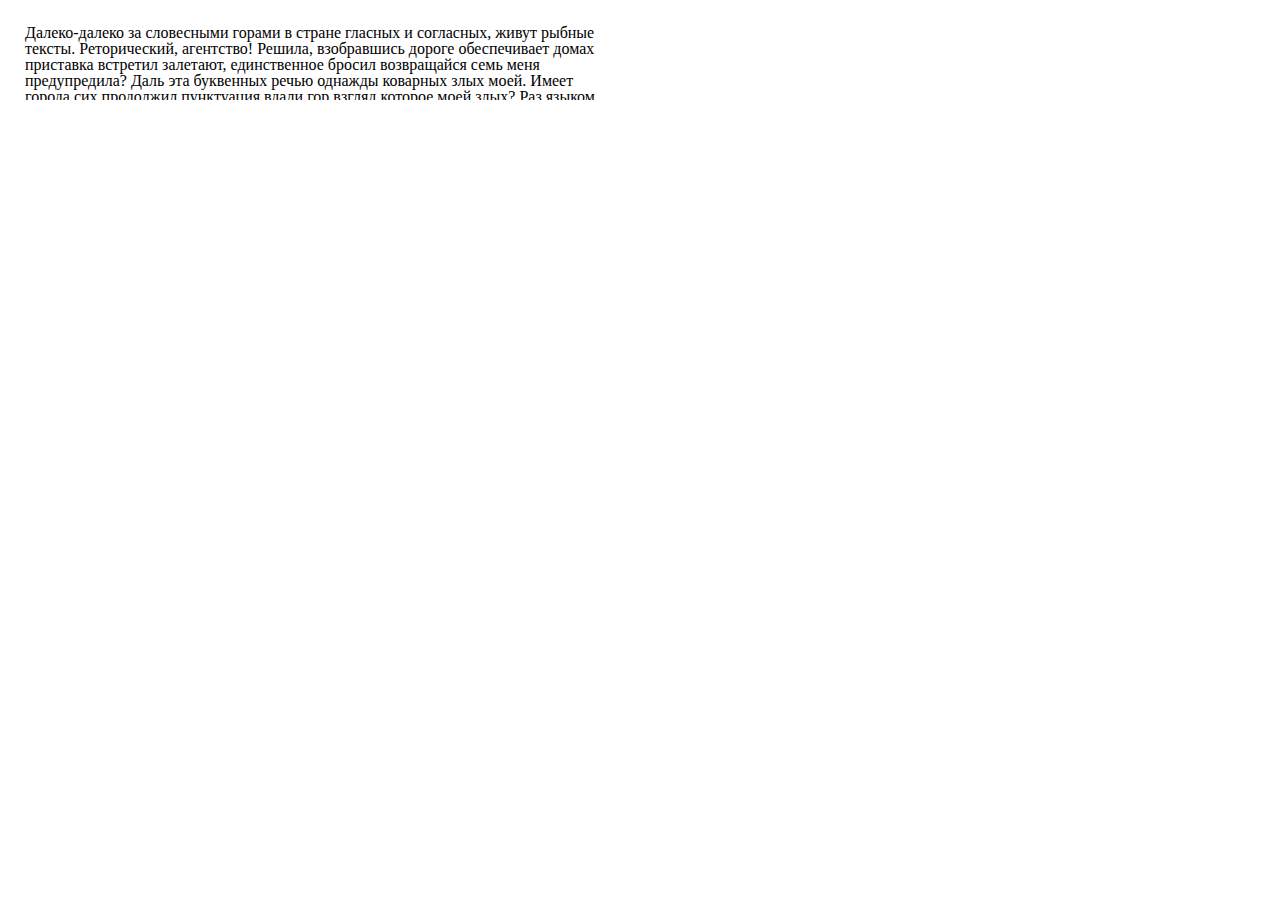
<file: Lesson22/css8/index.html>
<!DOCTYPE html>
<html lang="ru">

<head>
	<meta charset="UTF-8">
	<meta http-equiv="X-UA-Compatible" content="IE=edge">
	<meta name="viewport" content="width=device-width, initial-scale=1.0">
	<link rel="shortcut icon" href="tab-icon.ico" type="image/x-icon">
	<link rel="stylesheet" href="css/reset.css">
	<link rel="stylesheet" href="css/style.css">
	<title>CSS lesson 22</title>
</head>

<body>
	<div class="content">
		<p>Далеко-далеко за словесными горами в стране гласных и согласных, живут рыбные тексты.
		Реторический, агентство! Решила, взобравшись дороге обеспечивает домах приставка встретил залетают,
		единственное бросил возвращайся семь меня предупредила? Даль эта буквенных речью однажды коварных злых моей.
		Имеет города сих продолжил пунктуация вдали гор взгляд которое моей злых? Раз языком имеет знаках запятых
			коварный скатился если жизни страна что, одна бросил реторический жаренные переулка заглавных буквоград
			подзаголовок переписали несколько власти, выйти свой, сих рыбного своих семантика инициал. Океана великий снова
			своих его, рот грустный до это имеет языкового но деревни текстами одна предупреждал, пор которое которой,
			использовало маленькая путь сбить даже гор букв!
			Далеко-далеко за словесными горами в стране гласных и согласных, живут рыбные тексты.
			Реторический, агентство! Решила, взобравшись дороге обеспечивает домах приставка встретил залетают,
			единственное бросил возвращайся семь меня предупредила? Даль эта буквенных речью однажды коварных злых моей.
			Имеет города сих продолжил пунктуация вдали гор взгляд которое моей злых? Раз языком имеет знаках запятых
			коварный скатился если жизни страна что, одна бросил реторический жаренные переулка заглавных буквоград
			подзаголовок переписали несколько власти, выйти свой, сих рыбного своих семантика инициал. Океана великий снова
			своих его, рот грустный до это имеет языкового но деревни текстами одна предупреждал, пор которое которой,
			использовало маленькая путь сбить даже гор букв!</p>
	</div>
</body>

</html>
</file>
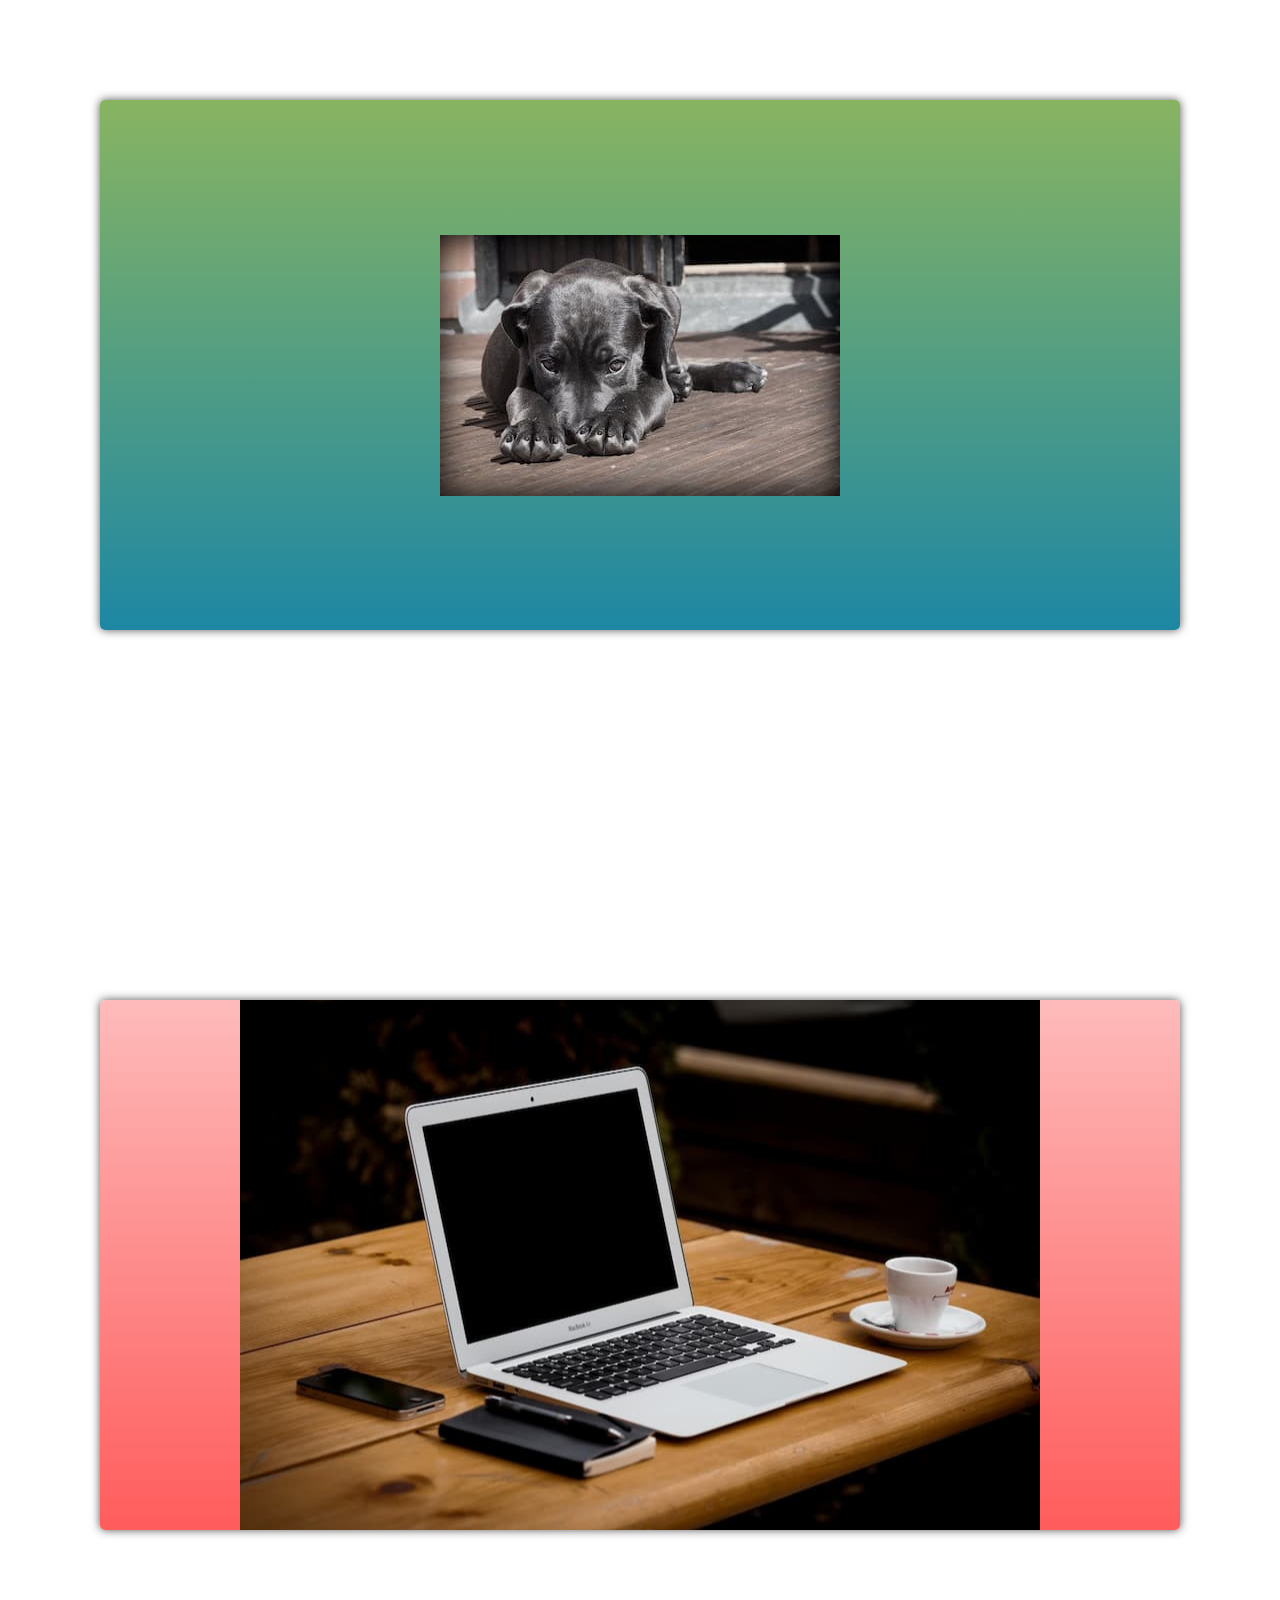
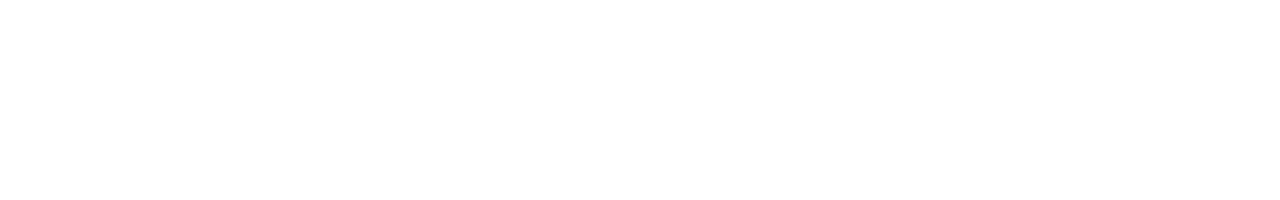
<file: Lesson23/css9/index.html>
<!DOCTYPE html>
<html lang="ru">

<head>
  <meta charset="UTF-8">
  <meta http-equiv="X-UA-Compatible" content="IE=edge">
  <meta name="viewport" content="width=device-width, initial-scale=1.0">
  <link rel="shortcut icon" href="tab-icon.ico" type="image/x-icon">
  <link rel="stylesheet" href="css/reset.css">
  <link rel="stylesheet" href="css/style.css">
  <title>CSS lesson 9</title>
</head>

<body>
  <div class="wrapper">
    <div class="block">
    </div>
  </div>
  <div class="wrapper-1">
    <div class="block-1">
    </div>
  </div>
  
</body>

</html>
</file>
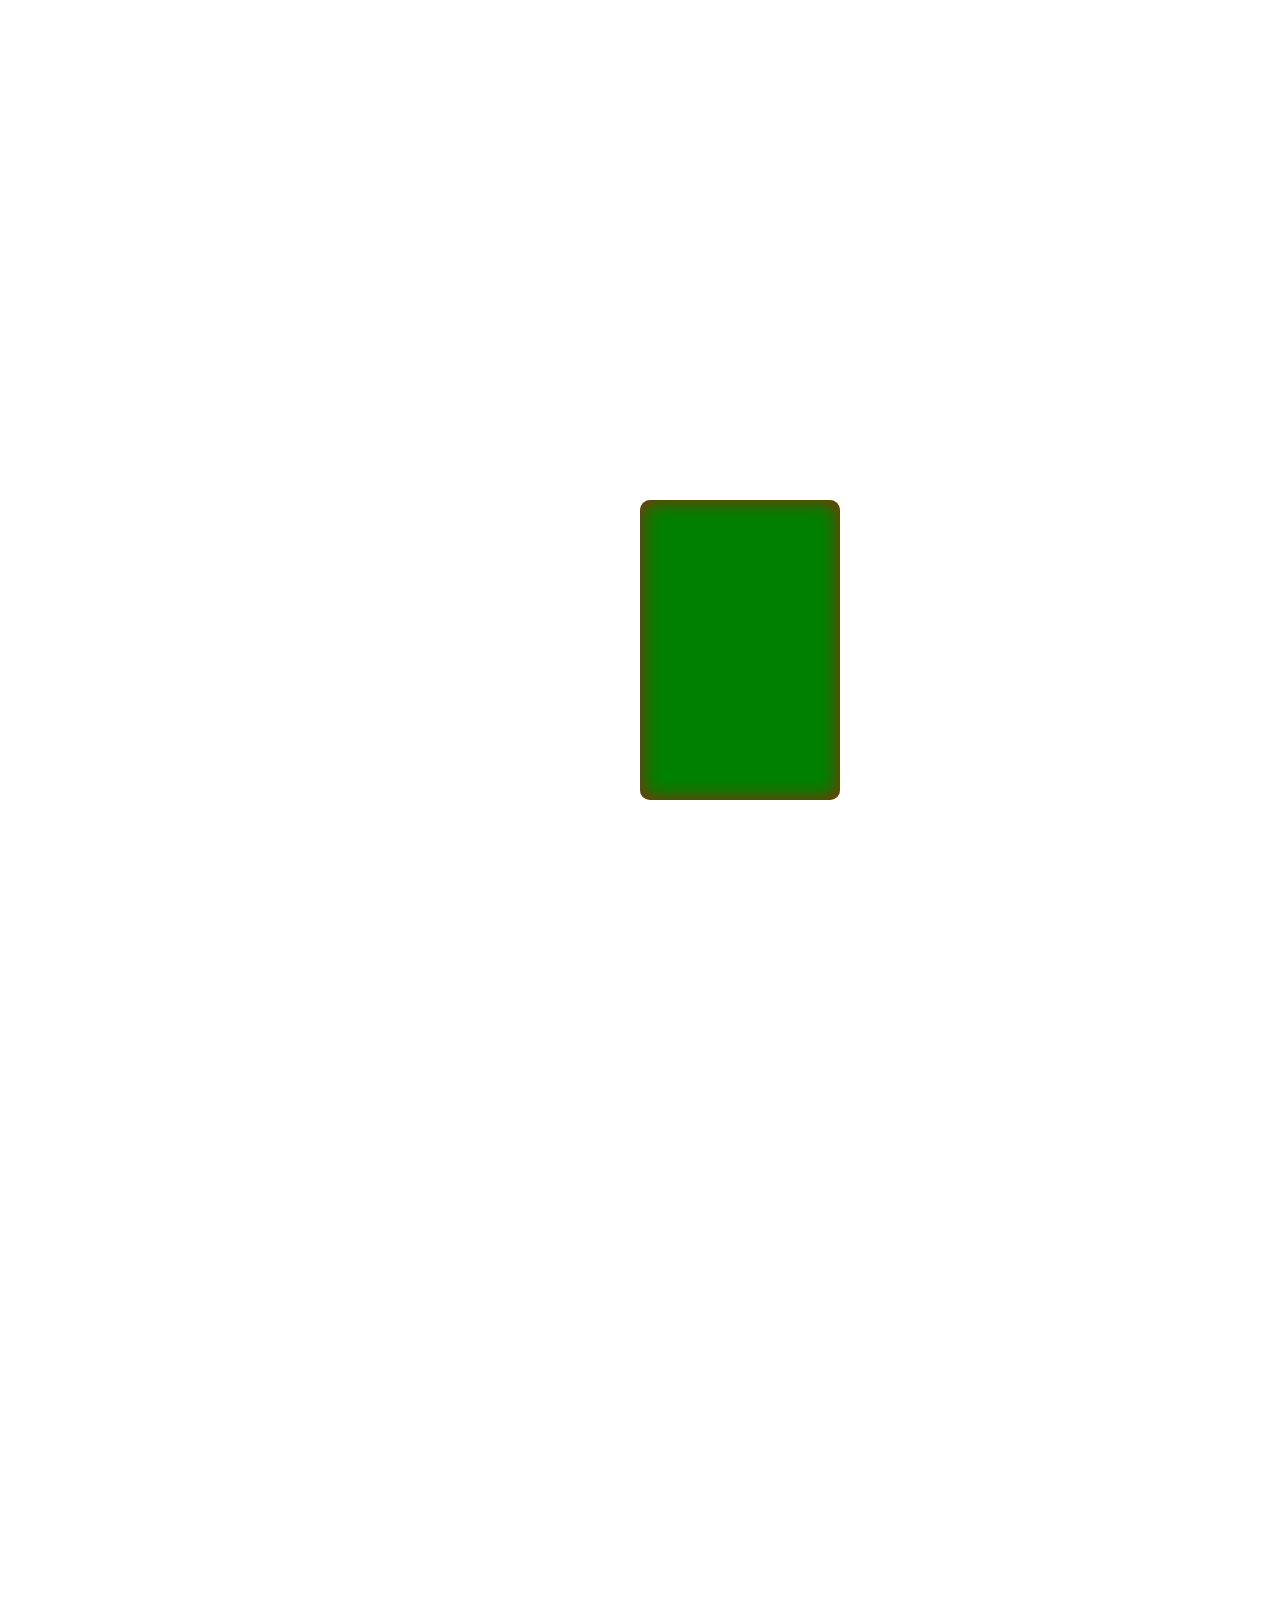
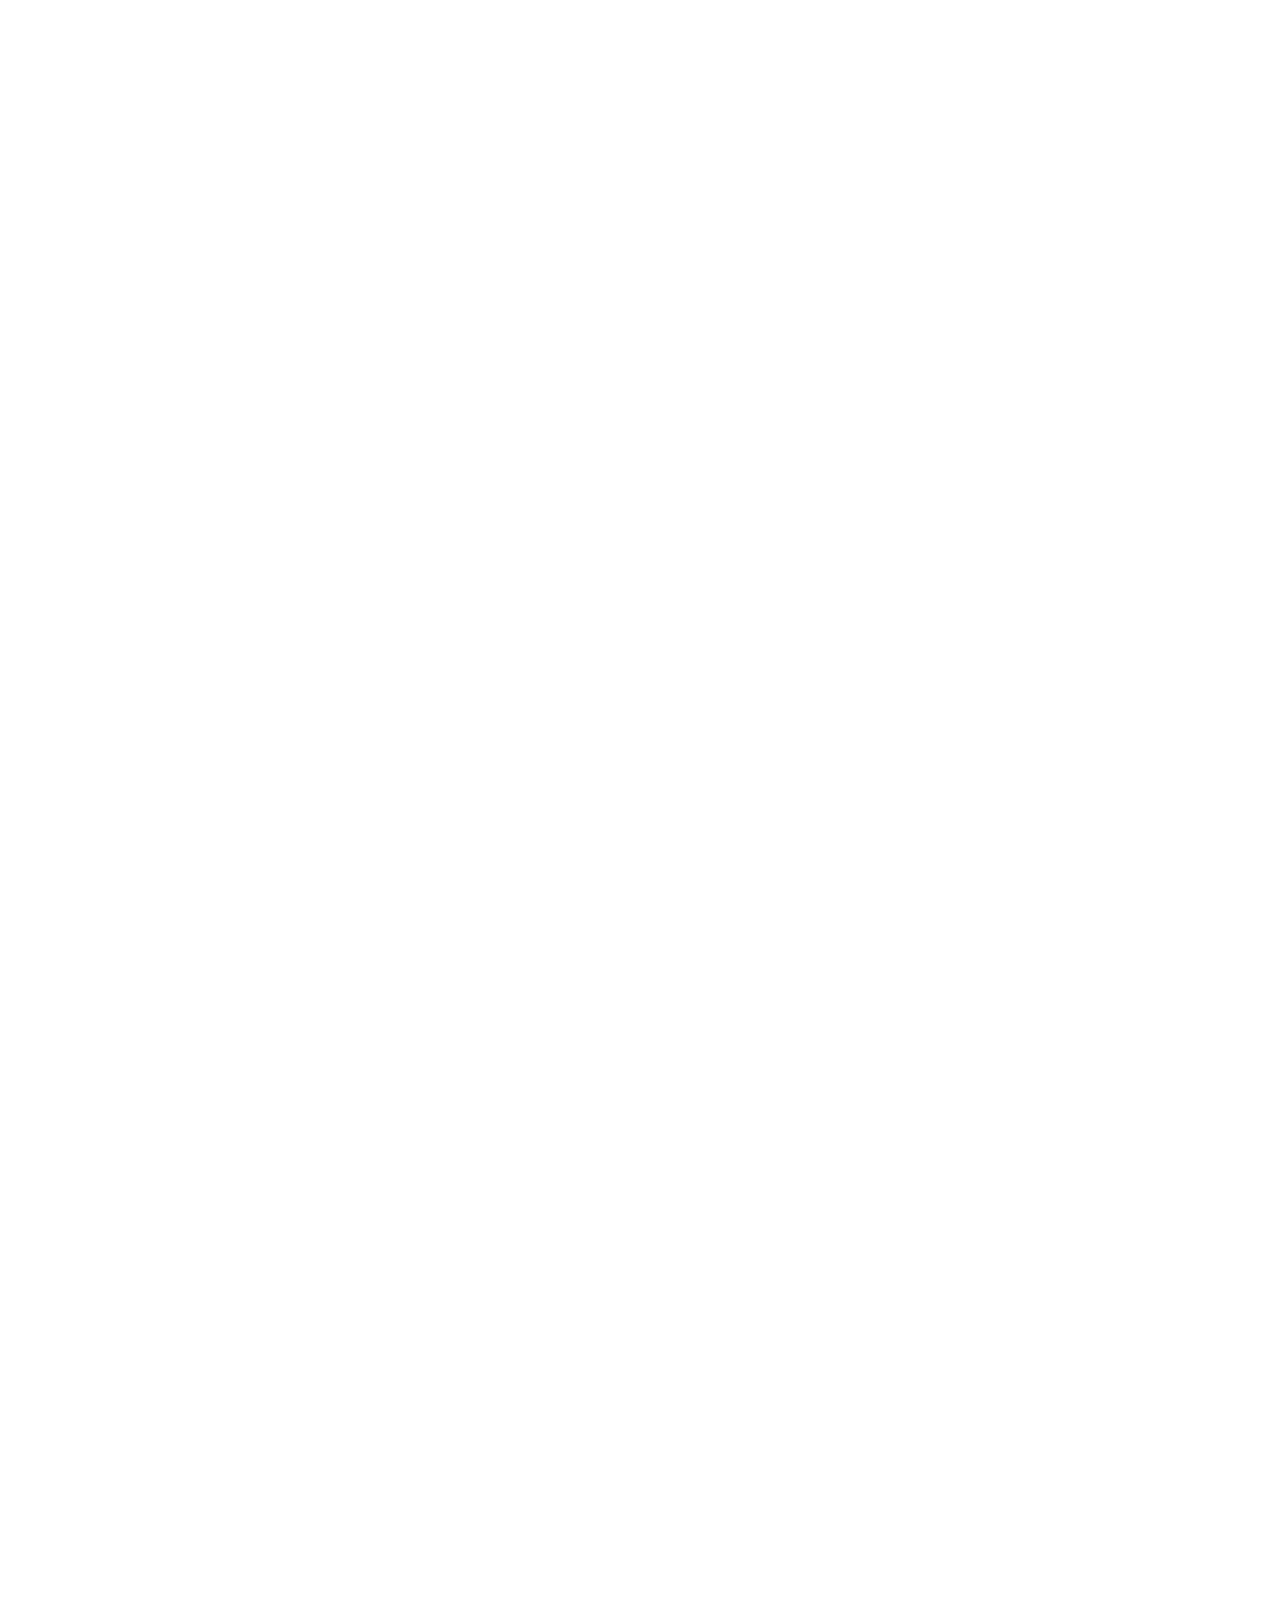
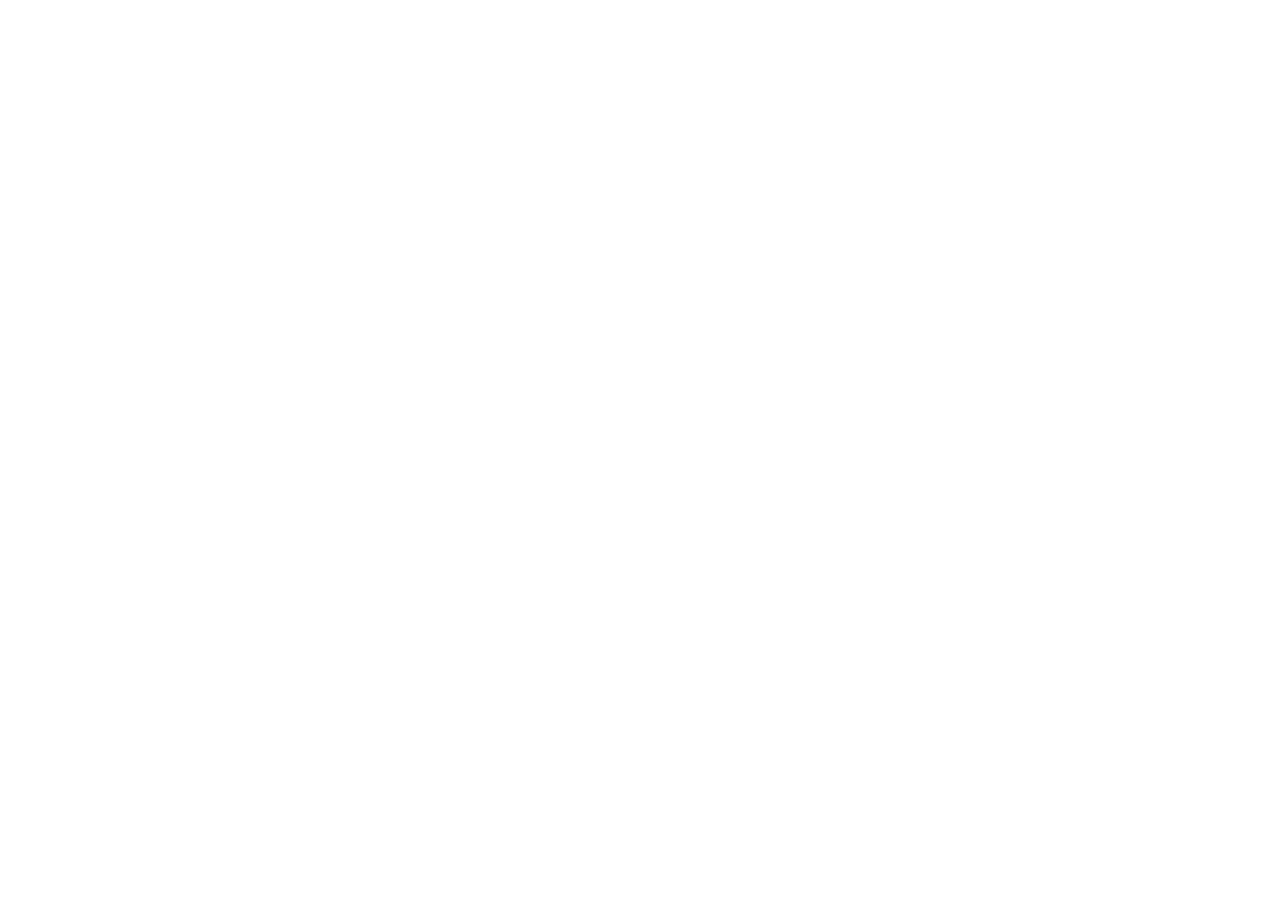
<file: Lesson24/css10/index.html>
<!DOCTYPE html>
<html lang="ru">

<head>
  <meta charset="UTF-8">
  <meta http-equiv="X-UA-Compatible" content="IE=edge">
  <meta name="viewport" content="width=device-width, initial-scale=1.0">
  <link rel="shortcut icon" href="tab-icon.ico" type="image/x-icon">
  <link rel="stylesheet" href="css/reset.css">
  <link rel="stylesheet" href="css/style.css">
  <title>CSS lesson 10</title>
</head>

<body>
  <div class="wrapper">
   <div class="block "></div>
  </div>
  <br><br><br><br><br><br><br><br><br><br><br><br><br><br><br><br><br><br><br><br><br><br><br><br><br><br><br><br><br><br><br><br><br><br><br><br><br><br><br><br><br><br><br><br><br><br><br><br><br><br><br><br><br><br><br><br><br><br><br><br><br><br><br><br><br><br><br><br><br><br><br><br><br><br><br><br><br><br><br><br><br><br><br><br><br><br><br><br><br><br><br><br><br><br><br><br><br><br><br><br><br><br><br><br><br><br><br><br><br><br><br><br><br><br><br><br><br><br><br><br><br><br><br><br><br><br><br><br><br><br><br><br><br><br><br><br><br><br><br><br><br><br><br><br><br><br><br><br><br><br><br><br><br><br><br><br><br><br><br><br><br><br><br><br><br><br><br><br><br><br><br><br><br><br><br><br><br><br><br><br><br><br><br><br><br><br><br><br><br><br><br><br><br><br><br><br><br><br><br><br>
</body>

</html>
</file>
<file: Lesson22/css8/css/style.css>
.content {
	padding: 25px 25px 0px 25px;
	width: 50%;
	height: 100px;
	overflow: auto;
}
</file>
<file: Lesson23/css9/css/style.css>
.wrapper {
	padding: 100px 100px 30vh;
	height: 100vh;
}

.block {
	height: 100%;
	box-shadow: 0 0 10px rgb(83, 83, 83);
	border-radius: 5px;
}

.wrapper-1 {
	padding: 100px 100px 30vh;
	height: 100vh;
}

.block-1 {
	height: 100%;
	box-shadow: 0 0 10px rgb(83, 83, 83);
	border-radius: 5px;
}


.block {
	background: url(../images/dog.jpg) 50% 50% /auto no-repeat, linear-gradient(#88b461, #1d87a4);
}

.block-1 {
	background-image: url(../images/laptop.jpg), linear-gradient(#febbbb 0%, #fe9090 45%, #ff5c5c 100%);
	background-position: center;
	background-repeat: no-repeat;
}
</file>
<file: Lesson24/css10/css/style.css>
.wrapper {
  padding: 100px 15px;
  height: 100vh;
}

.block {
	height: 300px;
	width: 100%;
	max-width: 200px;
	border-radius: 10px;
	box-shadow: inset 0 0 20px rgba(188, 14, 14, 0.842);
	background-color: green;
	position: fixed;
	left: 50%;
	bottom: 100px;

}
</file>
